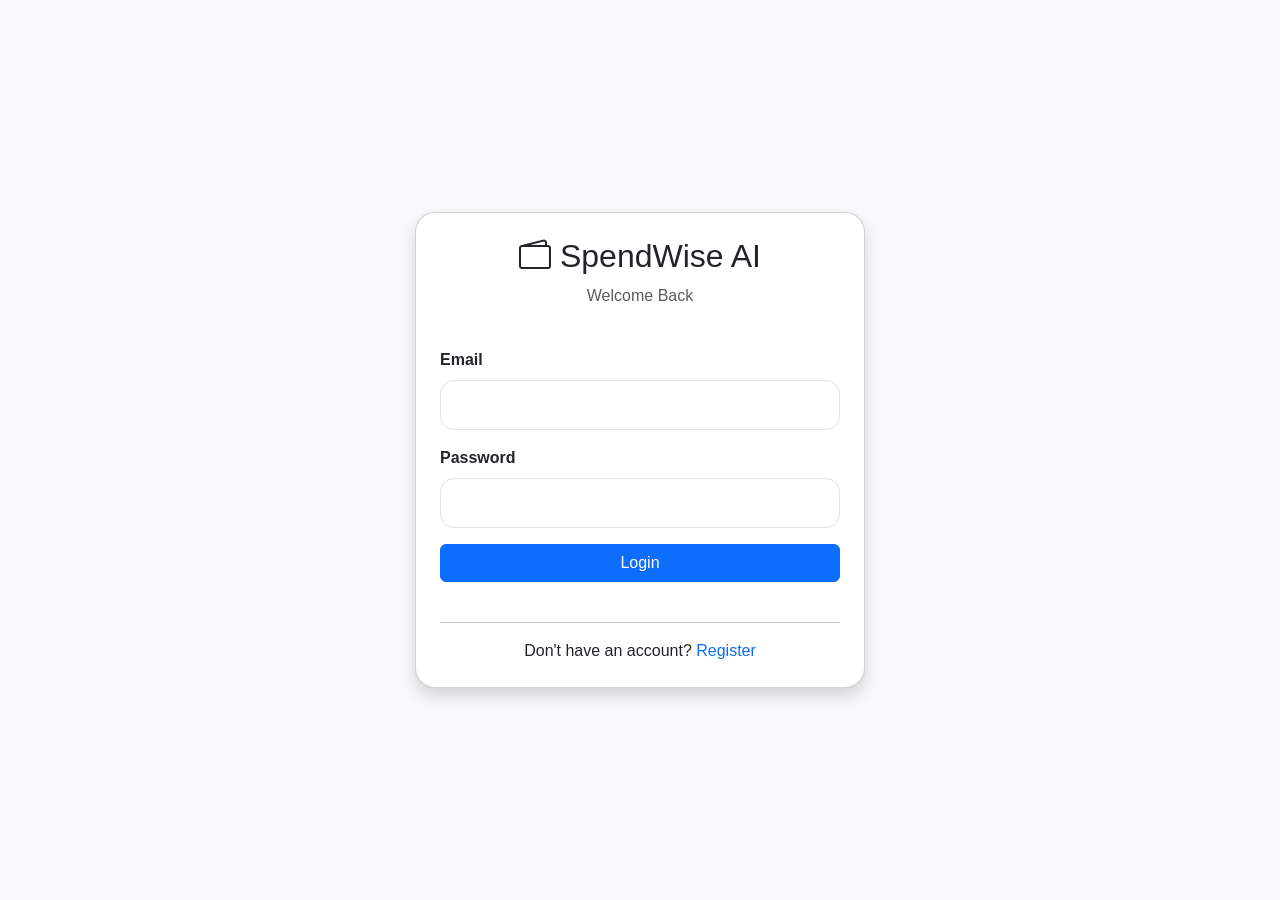
<file: frontend/index.html>
<!doctype html>
<html lang="en">
  <head>
    <meta charset="UTF-8" />
    <meta name="viewport" content="width=device-width, initial-scale=1.0" />

    <title>SpendWise AI</title>

    <!-- Bootstrap -->
    <link
      href="https://cdn.jsdelivr.net/npm/bootstrap@5.3.3/dist/css/bootstrap.min.css"
      rel="stylesheet"
    />

    <!-- Bootstrap Icons -->
    <link
      href="https://cdn.jsdelivr.net/npm/bootstrap-icons@1.11.3/font/bootstrap-icons.css"
      rel="stylesheet"
    />

    <!-- Google Font -->
    <link
      href="https://fonts.googleapis.com/css2?family=Inter:wght@300;400;500;600;700&display=swap"
      rel="stylesheet"
    />

    <link rel="stylesheet" href="css/style.css" />
  </head>

  <body>
    
    <div class="d-flex">
      <!-- Sidebar -->

      <aside class="sidebar">
        <div>
          <h3 class="logo">
            <i class="bi bi-wallet2"></i>
            SpendWise AI
          </h3>

          <nav class="nav flex-column mt-5">
            <a href="index.html" class="nav-link active">
              <i class="bi bi-house-door-fill"></i>
              Dashboard
            </a>

            <a href="analysis.html" class="nav-link">
              <i class="bi bi-bar-chart-line-fill"></i>
              Analysis
            </a>

            <a href="history.html" class="nav-link">
              <i class="bi bi-clock-history"></i>
              History
            </a>

            <a href="workflow.html" class="nav-link">
              <i class="bi bi-diagram-3-fill"></i>
              Workflow
            </a>
          </nav>
        </div>

        <div class="sidebar-footer">
          <p>AI Financial Orchestration</p>
          <p id="userLabel" class="user-email"></p>
          <a href="#" id="logoutBtn" class="nav-link logout-link" onclick="auth.logout()">
            <i class="bi bi-box-arrow-right"></i>
            Sign Out
          </a>
          <small>Version 1.0</small>
        </div>
      </aside>

      <!-- Main -->

      <main class="main-content">
        <!-- Navbar -->

        <div class="topbar">
          <h4>Dashboard</h4>

          <div class="d-flex align-items-center gap-4">
            <i class="bi bi-bell fs-4"></i>

            <div class="profile-circle">A</div>
          </div>
        </div>

        <!-- Hero -->

        <section class="hero">
          <h1>Personal finance insights, made simple</h1>

          <p>
            Create your profile, analyze your transactions, and get tailored advice
            for budgeting, savings, and smarter money decisions.
          </p>

          <a href="analysis.html" class="btn btn-primary btn-lg">
            Start with your profile
          </a>
        </section>

        <!-- ================= System Status ================= -->

        <section class="mt-5">
          <div class="d-flex justify-content-between align-items-center mb-4">
            <h3 class="section-title">AI System Status</h3>

            <span id="systemBadge" class="badge bg-success fs-6 px-3 py-2">
              ● System Online
            </span>
          </div>

          <div class="row g-4">
            <div class="col-lg-3 col-md-6">
              <div class="status-card">
                <div class="status-icon bg-primary-subtle">
                  <i class="bi bi-lightning-charge-fill"></i>
                </div>

                <div>
                  <h6>FastAPI</h6>

                  <p id="fastapiStatus" class="status-online">Checking…</p>
                </div>
              </div>
            </div>

            <div class="col-lg-3 col-md-6">
              <div class="status-card">
                <div class="status-icon bg-warning-subtle">
                  <i class="bi bi-diagram-3-fill"></i>
                </div>

                <div>
                  <h6>LangGraph</h6>

                  <p id="langgraphStatus" class="status-online">Checking…</p>
                </div>
              </div>
            </div>

            <div class="col-lg-3 col-md-6">
              <div class="status-card">
                <div class="status-icon bg-success-subtle">
                  <i class="bi bi-database-fill"></i>
                </div>

                <div>
                  <h6>MongoDB</h6>

                  <p id="mongoStatus" class="status-online">Checking…</p>
                </div>
              </div>
            </div>

            <div class="col-lg-3 col-md-6">
              <div class="status-card">
                <div class="status-icon bg-info-subtle">
                  <i class="bi bi-robot"></i>
                </div>

                <div>
                  <h6>Groq LLM</h6>

                  <p id="llmStatus" class="status-online">Checking…</p>
                </div>
              </div>
            </div>
          </div>
        </section>

        <!-- Technology Stack -->

        <section class="mt-5">
          <h3 class="section-title">How it works</h3>

          <div class="row g-4 mt-2">
            <div class="col-md-4">
              <div class="tech-card">
                <i class="bi bi-person-fill"></i>

                <h5>1. Save your profile</h5>

                <p>Tell us your income, goals, and risk appetite.</p>
              </div>
            </div>

            <div class="col-md-4">
              <div class="tech-card">
                <i class="bi bi-file-earmark-text-fill"></i>

                <h5>2. Analyze transactions</h5>

                <p>Paste your bank or expense details to get structured insights.</p>
              </div>
            </div>

            <div class="col-md-4">
              <div class="tech-card">
                <i class="bi bi-stars"></i>

                <h5>3. Get personalized advice</h5>

                <p>Receive clear recommendations based on your own data.</p>
              </div>
            </div>
          </div>
        </section>

        

       <!-- ===========================
AI ORCHESTRATION PIPELINE
=========================== -->

<section class="mt-5">

    <h3 class="section-title">
        AI Orchestration Pipeline
    </h3>

    <p class="text-muted mb-4">
        Execution flow of the LangGraph multi-agent financial orchestration engine.
    </p>

    <div class="pipeline">

        <div class="pipeline-card">
            <i class="bi bi-chat-dots-fill"></i>
            <h6>User Input</h6>
            <span>Natural Language</span>
        </div>

        <div class="pipeline-arrow">→</div>

        <div class="pipeline-card">
            <i class="bi bi-file-earmark-text-fill"></i>
            <h6>Parser</h6>
            <span>Groq LLM</span>
        </div>

        <div class="pipeline-arrow">→</div>

        <div class="pipeline-card">
            <i class="bi bi-bar-chart-fill"></i>
            <h6>Breakdown</h6>
            <span>Analytics</span>
        </div>

        <div class="pipeline-arrow">→</div>

        <div class="parallel-group">

            <div class="mini-card">
                <i class="bi bi-person-fill"></i>
                <small>Profile</small>
                <span>MongoDB</span>
            </div>

            <div class="mini-card">
                <i class="bi bi-clock-history"></i>
                <small>History</small>
                <span>MongoDB</span>
            </div>

            <div class="mini-card">
                <i class="bi bi-book-fill"></i>
                <small>RAG</small>
                <span>ChromaDB</span>
            </div>

        </div>

        <div class="pipeline-arrow">→</div>

        <div class="pipeline-card">
            <i class="bi bi-wallet2"></i>
            <h6>Allocation</h6>
            <span>Rule Engine</span>
        </div>

        <div class="pipeline-arrow">→</div>

        <div class="pipeline-card highlight">
            <i class="bi bi-stars"></i>
            <h6>AI Advisor</h6>
            <span>Groq LLM</span>
        </div>

    </div>

</section>
      </main>
    </div>

    <script src="https://cdn.jsdelivr.net/npm/bootstrap@5.3.3/dist/js/bootstrap.bundle.min.js"></script>
    <script src="js/config.js"></script>
    <script src="js/auth.js"></script>
    <script src="js/dashboard.js"></script>

<script>
    auth.requireLogin();
</script>
  </body>
</html>
</file>
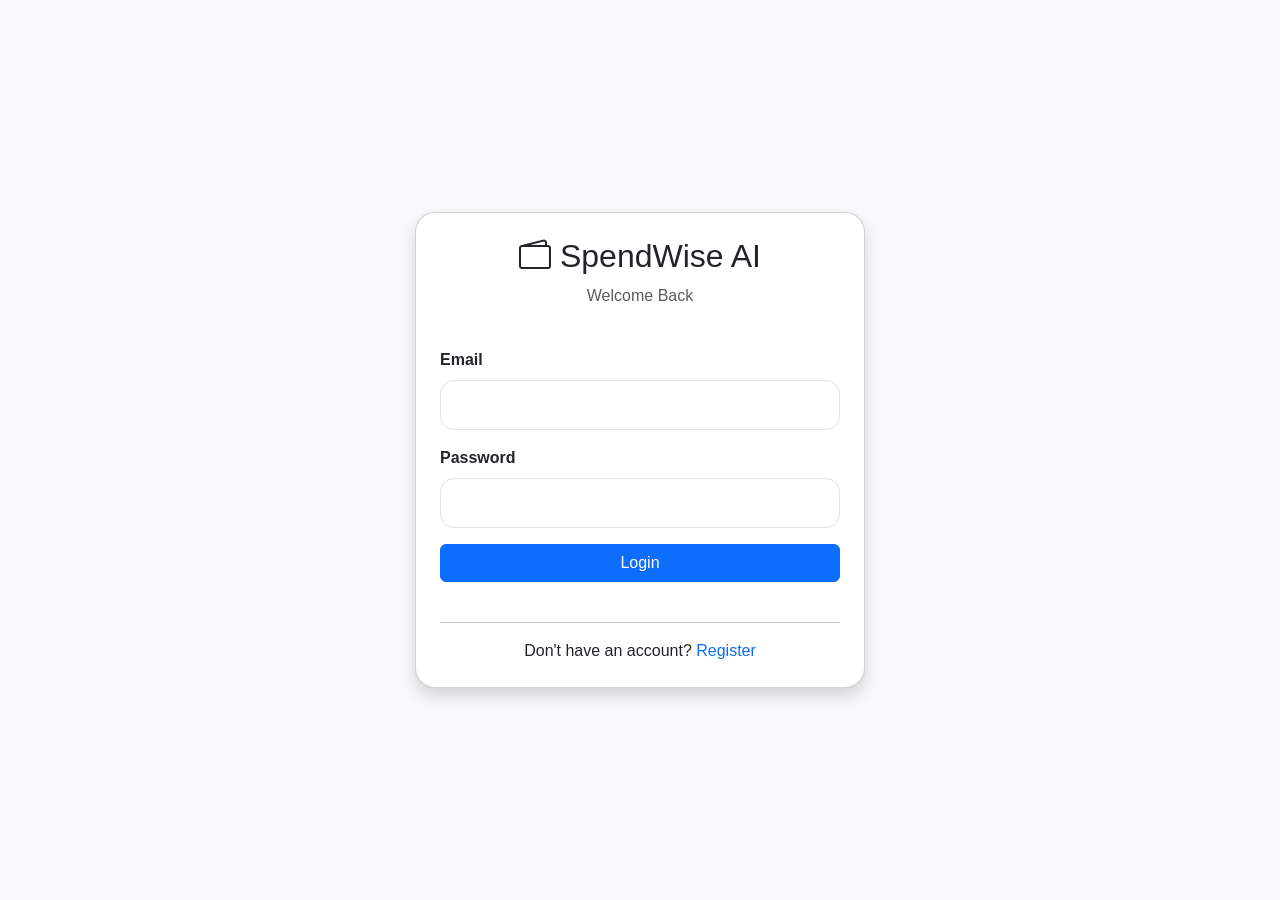
<file: frontend/login.html>
<!DOCTYPE html>
<html lang="en">

<head>
    <meta charset="UTF-8">
    <meta name="viewport" content="width=device-width, initial-scale=1.0">
    <title>SpendWise AI | Login</title>

    <link href="https://cdn.jsdelivr.net/npm/bootstrap@5.3.3/dist/css/bootstrap.min.css" rel="stylesheet">
    <link href="https://cdn.jsdelivr.net/npm/bootstrap-icons@1.11.3/font/bootstrap-icons.css" rel="stylesheet">
    <link rel="stylesheet" href="css/style.css">
</head>

<body class="bg-light">

<div class="container vh-100 d-flex justify-content-center align-items-center">

    <div class="card shadow p-4" style="max-width:450px;width:100%;">

        <div class="text-center mb-4">

            <h2>
                <i class="bi bi-wallet2"></i>
                SpendWise AI
            </h2>

            <p class="text-muted">
                Welcome Back
            </p>

        </div>

        <form id="loginForm">

            <div class="mb-3">

                <label class="form-label">
                    Email
                </label>

                <input
                    id="email"
                    type="email"
                    class="form-control"
                    required>

            </div>

            <div class="mb-3">

                <label class="form-label">
                    Password
                </label>

                <input
                    id="password"
                    type="password"
                    class="form-control"
                    required>

            </div>

            <button class="btn btn-primary w-100" type="submit">
                Login
            </button>
            <div class="text-end mt-2">

</div>

        </form>

        <div id="message" class="mt-3 text-center"></div>

        <hr>

        <div class="text-center">

            Don't have an account?

            <a href="register.html">
                Register
            </a>

        </div>

    </div>

</div>
<script src="js/config.js"></script>
<script src="js/auth.js"></script>
<script src="js/login.js"></script>

</body>

</html>
</file>
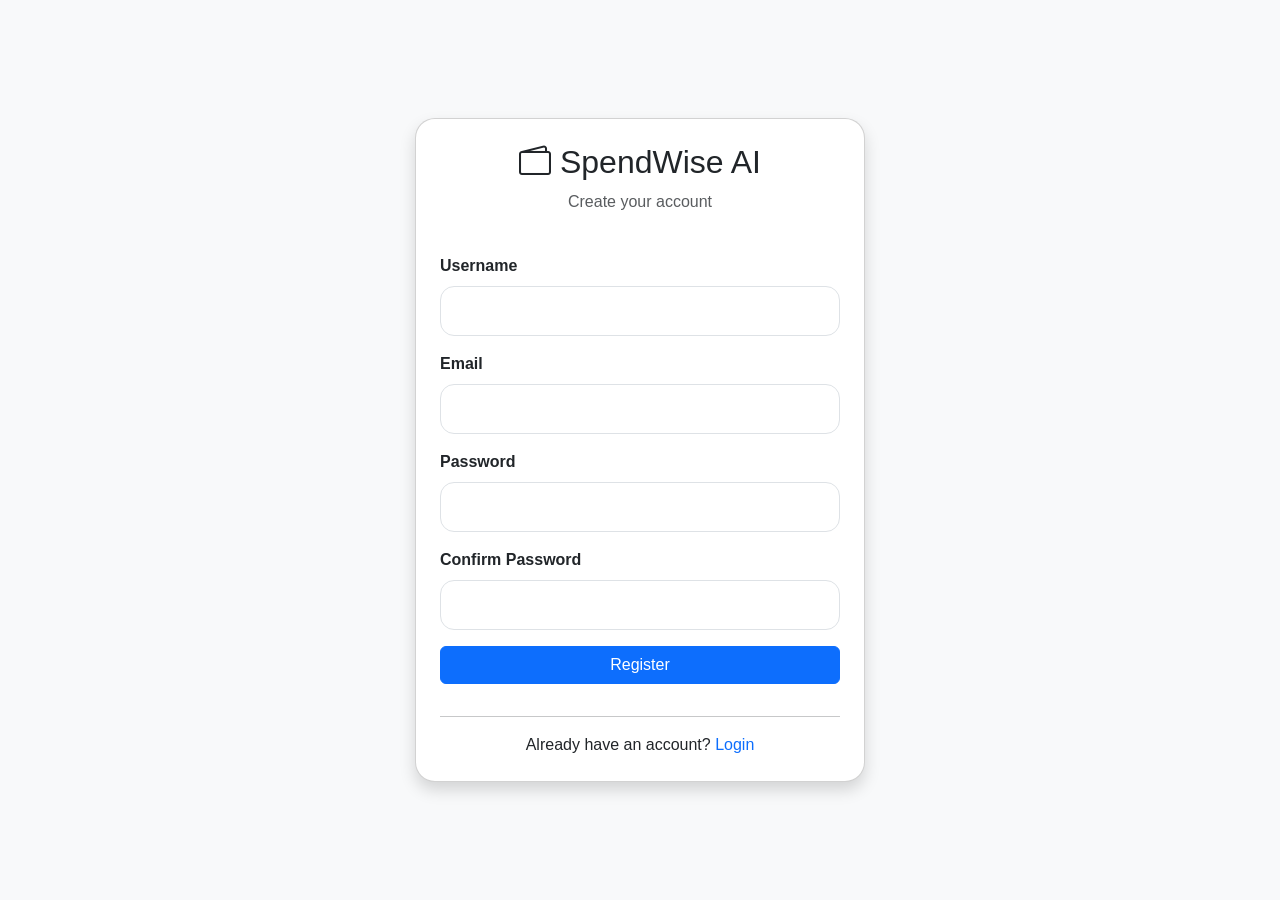
<file: frontend/register.html>
<!DOCTYPE html>
<html lang="en">

<head>
    <meta charset="UTF-8">
    <meta name="viewport" content="width=device-width, initial-scale=1.0">
    <title>SpendWise AI | Register</title>

    <link href="https://cdn.jsdelivr.net/npm/bootstrap@5.3.3/dist/css/bootstrap.min.css" rel="stylesheet">
    <link href="https://cdn.jsdelivr.net/npm/bootstrap-icons@1.11.3/font/bootstrap-icons.css" rel="stylesheet">
    <link rel="stylesheet" href="css/style.css">
</head>

<body class="bg-light">

<div class="container vh-100 d-flex justify-content-center align-items-center">

    <div class="card shadow p-4" style="max-width:450px;width:100%;">

        <div class="text-center mb-4">
            <h2>
                <i class="bi bi-wallet2"></i>
                SpendWise AI
            </h2>

            <p class="text-muted">
                Create your account
            </p>
        </div>

        <form id="registerForm">

            <div class="mb-3">
                <label class="form-label">Username</label>
                <input
                    id="username"
                    class="form-control"
                    type="text"
                    required>
            </div>

            <div class="mb-3">
                <label class="form-label">Email</label>
                <input
                    id="email"
                    class="form-control"
                    type="email"
                    required>
            </div>

            <div class="mb-3">
                <label class="form-label">Password</label>
                <input
                    id="password"
                    class="form-control"
                    type="password"
                    required>
            </div>

            <div class="mb-3">
                <label class="form-label">Confirm Password</label>
                <input
                    id="confirmPassword"
                    class="form-control"
                    type="password"
                    required>
            </div>

            <button class="btn btn-primary w-100" type="submit">
                Register
            </button>

        </form>

        <div id="message" class="mt-3 text-center"></div>

        <hr>

        <div class="text-center">

            Already have an account?

            <a href="login.html">
                Login
            </a>

        </div>

    </div>

</div>
<script src="js/config.js"></script>
<script src="js/register.js"></script>

</body>

</html>
</file>
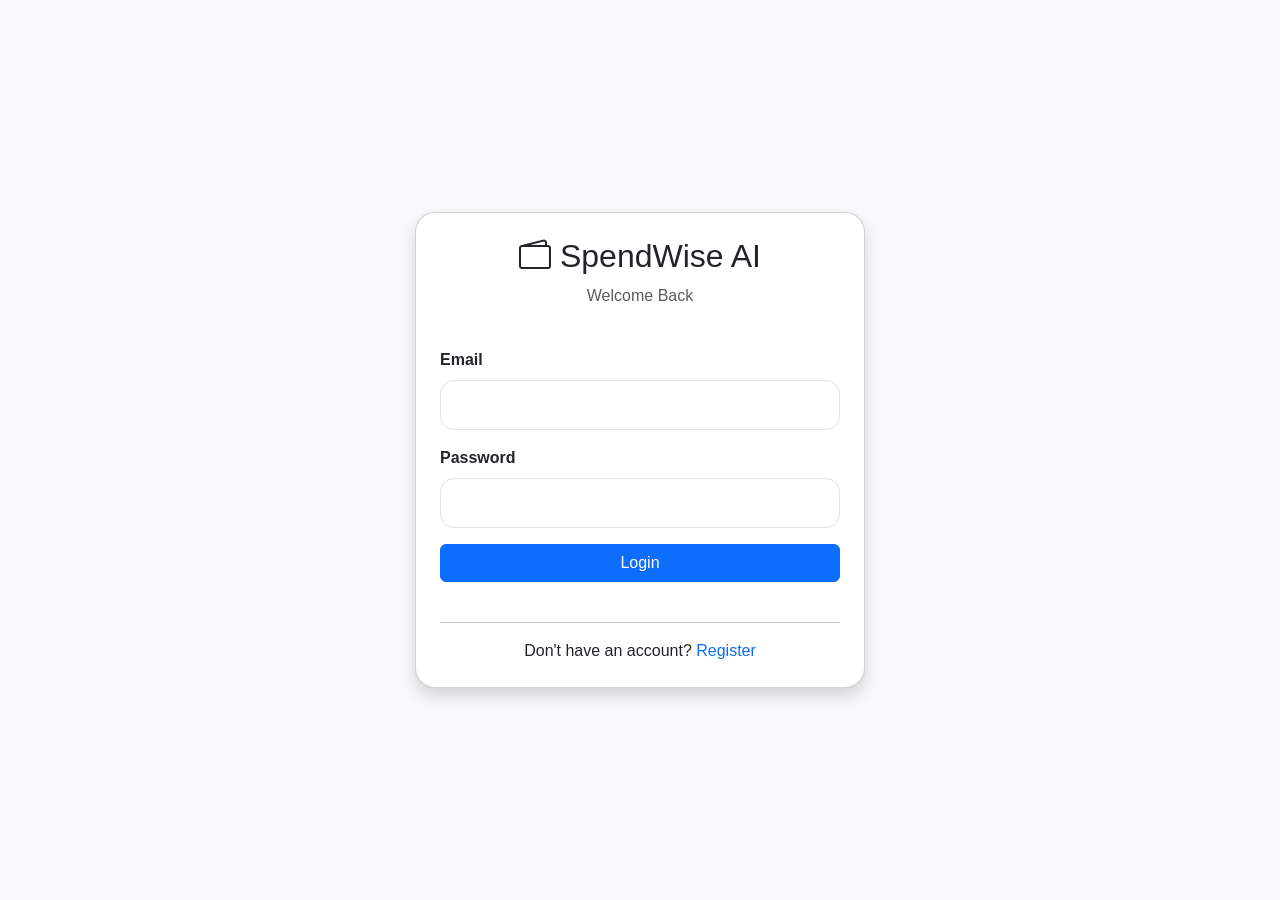
<file: frontend/workflow.html>
<!doctype html>
<html lang="en">
  <head>
    <meta charset="UTF-8" />
    <meta name="viewport" content="width=device-width, initial-scale=1.0" />
    <title>SpendWise AI | Workflow</title>

    <link
      href="https://cdn.jsdelivr.net/npm/bootstrap@5.3.3/dist/css/bootstrap.min.css"
      rel="stylesheet"
    />
    <link
      href="https://cdn.jsdelivr.net/npm/bootstrap-icons@1.11.3/font/bootstrap-icons.css"
      rel="stylesheet"
    />
    <link
      href="https://fonts.googleapis.com/css2?family=Inter:wght@300;400;500;600;700&display=swap"
      rel="stylesheet"
    />
    <link rel="stylesheet" href="css/style.css" />
  </head>

  <body>
    
    <div class="d-flex">
      <aside class="sidebar">
        <div>
          <h3 class="logo">
            <i class="bi bi-wallet2"></i>
            SpendWise AI
          </h3>

          <nav class="nav flex-column mt-5">
            <a href="index.html" class="nav-link">
              <i class="bi bi-house-door-fill"></i>
              Dashboard
            </a>
            <a href="analysis.html" class="nav-link">
              <i class="bi bi-bar-chart-line-fill"></i>
              Analysis
            </a>
            <a href="history.html" class="nav-link">
              <i class="bi bi-clock-history"></i>
              History
            </a>
            <a href="workflow.html" class="nav-link active">
              <i class="bi bi-diagram-3-fill"></i>
              Workflow
            </a>
          </nav>
        </div>

        <div class="sidebar-footer">
          <p>AI Financial Orchestration</p>
          <small>Version 1.0</small>
        </div>
      </aside>

      <main class="main-content">
        <div class="topbar">
          <div>
            <h4>LangGraph Workflow</h4>
            <small class="text-muted">
              Multi-agent orchestration pipeline for financial analysis.
            </small>
          </div>
          <div class="profile-circle">W</div>
        </div>

        <section>
          <h3 class="section-title">Agent Pipeline</h3>
          <p class="text-muted mb-4">
            Click any step to understand how your data flows through the system.
          </p>

          <div class="pipeline workflow-pipeline">
            <div class="pipeline-card workflow-step active" data-step="input">
              <i class="bi bi-chat-dots-fill"></i>
              <h6>User Input</h6>
              <span>Natural Language</span>
            </div>

            <div class="pipeline-arrow">→</div>

            <div class="pipeline-card workflow-step" data-step="parse">
              <i class="bi bi-file-earmark-text-fill"></i>
              <h6>Parser Agent</h6>
              <span>Groq LLM</span>
            </div>

            <div class="pipeline-arrow">→</div>

            <div class="pipeline-card workflow-step" data-step="breakdown">
              <i class="bi bi-bar-chart-fill"></i>
              <h6>Breakdown</h6>
              <span>Analytics</span>
            </div>

            <div class="pipeline-arrow">→</div>

            <div class="parallel-group">
              <div class="mini-card workflow-step" data-step="profile">
                <i class="bi bi-person-fill"></i>
                <small>Profile</small>
                <span>MongoDB</span>
              </div>
              <div class="mini-card workflow-step" data-step="history">
                <i class="bi bi-clock-history"></i>
                <small>History</small>
                <span>MongoDB</span>
              </div>
              <div class="mini-card workflow-step" data-step="rag">
                <i class="bi bi-book-fill"></i>
                <small>RAG</small>
                <span>ChromaDB</span>
              </div>
            </div>

            <div class="pipeline-arrow">→</div>

            <div class="pipeline-card workflow-step" data-step="join">
              <i class="bi bi-intersect"></i>
              <h6>Join Node</h6>
              <span>State Merge</span>
            </div>

            <div class="pipeline-arrow">→</div>

            <div class="pipeline-card workflow-step" data-step="allocation">
              <i class="bi bi-wallet2"></i>
              <h6>Allocation</h6>
              <span>Rule Engine</span>
            </div>

            <div class="pipeline-arrow">→</div>

            <div class="pipeline-card highlight workflow-step" data-step="advisor">
              <i class="bi bi-stars"></i>
              <h6>AI Advisor</h6>
              <span>Groq LLM</span>
            </div>
          </div>
        </section>

        <section class="mt-5">
          <div class="card shadow-sm border-0">
            <div class="card-body p-4">
              <div class="d-flex align-items-center gap-3 mb-3">
                <div class="step-badge" id="stepBadge">1</div>
                <h4 class="fw-bold mb-0" id="stepTitle">User Input</h4>
              </div>
              <p id="stepDescription" class="text-muted mb-4">
                The user pastes raw transaction text — bank statements, SMS alerts, or expense
                summaries — into the Analysis page.
              </p>

              <div class="row g-3">
                <div class="col-md-4">
                  <div class="info-tile">
                    <i class="bi bi-cpu"></i>
                    <div>
                      <small>Technology</small>
                      <strong id="stepTech">Natural Language</strong>
                    </div>
                  </div>
                </div>
                <div class="col-md-4">
                  <div class="info-tile">
                    <i class="bi bi-arrow-down-circle"></i>
                    <div>
                      <small>Input</small>
                      <strong id="stepInput">Raw text</strong>
                    </div>
                  </div>
                </div>
                <div class="col-md-4">
                  <div class="info-tile">
                    <i class="bi bi-arrow-up-circle"></i>
                    <div>
                      <small>Output</small>
                      <strong id="stepOutput">text field</strong>
                    </div>
                  </div>
                </div>
              </div>
            </div>
          </div>
        </section>

        <section class="mt-5">
          <h3 class="section-title">Execution Flow</h3>
          <div class="row g-4 mt-2">
            <div class="col-md-6">
              <div class="flow-card">
                <span class="flow-number">1</span>
                <div>
                  <h6>Sequential Parse → Breakdown</h6>
                  <p>Transactions are extracted by the Groq LLM, then categorized into a spending breakdown.</p>
                </div>
              </div>
            </div>
            <div class="col-md-6">
              <div class="flow-card">
                <span class="flow-number">2</span>
                <div>
                  <h6>Parallel Context Gathering</h6>
                  <p>Profile, history, and RAG knowledge are fetched simultaneously from MongoDB and ChromaDB.</p>
                </div>
              </div>
            </div>
            <div class="col-md-6">
              <div class="flow-card">
                <span class="flow-number">3</span>
                <div>
                  <h6>State Join</h6>
                  <p>All parallel branches merge into a unified state before allocation runs.</p>
                </div>
              </div>
            </div>
            <div class="col-md-6">
              <div class="flow-card">
                <span class="flow-number">4</span>
                <div>
                  <h6>Allocation → Advisor</h6>
                  <p>Rule-based asset allocation feeds into the LLM advisor for personalized advice.</p>
                </div>
              </div>
            </div>
          </div>
        </section>

        <section class="mt-5 text-center">
          <a href="analysis.html" class="btn btn-primary btn-lg">
            <i class="bi bi-play-fill me-2"></i>
            Run the Pipeline
          </a>
        </section>
      </main>
    </div>

    <script src="https://cdn.jsdelivr.net/npm/bootstrap@5.3.3/dist/js/bootstrap.bundle.min.js"></script>
    <script src="js/config.js"></script>
    <script src="js/auth.js"></script>
    <script src="js/workflow.js"></script>

<script>
    auth.requireLogin();
</script>
  </body>
</html>
</file>
<file: frontend/css/style.css>
/* -----------------------------
   GLOBAL
------------------------------ */

*{
    margin:0;
    padding:0;
    box-sizing:border-box;
    font-family:'Inter',sans-serif;
}

body{

    background:#f5f7fb;
    color:#1e293b;

}

a{
    text-decoration:none;
}

/* -----------------------------
   SIDEBAR
------------------------------ */

.sidebar{

    width:270px;
    height:100vh;

    background:linear-gradient(180deg,#4F46E5,#312E81);

    color:white;

    position:fixed;

    left:0;
    top:0;

    display:flex;
    flex-direction:column;
    justify-content:space-between;

    padding:35px 25px;

}

.logo{

    font-weight:700;
    font-size:26px;

}

.logo i{

    margin-right:10px;

}

/* Navigation */

.nav-link{

    color:white;

    font-size:17px;

    padding:14px 18px;

    margin-bottom:12px;

    border-radius:14px;

    transition:.3s;

}

.nav-link:hover{

    background:rgba(255,255,255,.15);

    color:white;

}

.active{

    background:white !important;

    color:#4F46E5 !important;

    font-weight:600;

}

.sidebar-footer{

    opacity:.85;

    font-size:14px;

}

/* -----------------------------
   MAIN
------------------------------ */

.main-content{

    margin-left:270px;

    width:calc(100% - 270px);

    padding:35px;

}

/* -----------------------------
   NAVBAR
------------------------------ */

.topbar{

    display:flex;

    justify-content:space-between;

    align-items:center;

    margin-bottom:35px;

}

.topbar h4{

    font-weight:700;

}

.profile-circle{

    width:45px;

    height:45px;

    background:#4F46E5;

    color:white;

    border-radius:50%;

    display:flex;

    justify-content:center;

    align-items:center;

    font-weight:600;

}

/* -----------------------------
   HERO
------------------------------ */

.hero{

    background:linear-gradient(135deg,#4F46E5,#6366F1);

    color:white;

    padding:60px;

    border-radius:28px;

    box-shadow:0 20px 40px rgba(79,70,229,.25);

}

.hero h1{

    font-size:48px;

    font-weight:700;

    margin-bottom:20px;

}

.hero p{

    font-size:19px;

    max-width:700px;

    opacity:.95;

    line-height:1.7;

}

.hero .btn{

    margin-top:30px;

    border-radius:15px;

    padding:15px 35px;

    font-weight:600;

    background:white;

    color:#4F46E5;

    border:none;

}

.hero .btn:hover{

    background:#eef2ff;

}

/* -----------------------------
   SECTION TITLE
------------------------------ */

.section-title{

    font-size:28px;

    font-weight:700;

}

/* -----------------------------
   TECH CARDS
------------------------------ */

.tech-card{

    background:white;

    border-radius:22px;

    padding:30px;

    box-shadow:0 10px 25px rgba(0,0,0,.06);

    transition:.35s;

    height:100%;

}

.tech-card:hover{

    transform:translateY(-8px);

    box-shadow:0 18px 40px rgba(79,70,229,.18);

}

.tech-card i{

    font-size:42px;

    color:#4F46E5;

    margin-bottom:20px;

}

.tech-card h5{

    font-weight:700;

}

.tech-card p{

    color:#64748b;

    line-height:1.7;

}

/* -----------------------------
   RESPONSIVE
------------------------------ */

@media(max-width:992px){

.sidebar{

    width:100%;

    height:auto;

    position:relative;

}

.main-content{

    margin-left:0;

    width:100%;

}

.hero{

    padding:35px;

}

.hero h1{

    font-size:34px;

}

}


/* =====================================
   SYSTEM STATUS
===================================== */

.status-card{

    background:white;

    border-radius:20px;

    padding:22px;

    display:flex;

    align-items:center;

    gap:18px;

    box-shadow:0 8px 20px rgba(0,0,0,.06);

    transition:.3s;

}

.status-card:hover{

    transform:translateY(-6px);

    box-shadow:0 18px 40px rgba(79,70,229,.15);

}

.status-icon{

    width:65px;

    height:65px;

    border-radius:18px;

    display:flex;

    justify-content:center;

    align-items:center;

    font-size:28px;

}

.status-card h6{

    margin-bottom:5px;

    font-weight:700;

}

.status-online{

    margin:0;

    color:#16a34a;

    font-weight:600;

}

/* =====================================
AI ORCHESTRATION PIPELINE
===================================== */

.pipeline{

display:flex;

align-items:center;

gap:18px;

overflow-x:auto;

padding:15px 0;

}

.pipeline::-webkit-scrollbar{

height:8px;

}

.pipeline::-webkit-scrollbar-thumb{

background:#cbd5e1;

border-radius:20px;

}

.pipeline-card{

min-width:170px;

background:#fff;

border-radius:20px;

padding:22px;

text-align:center;

box-shadow:0 10px 25px rgba(0,0,0,.07);

transition:.3s;

}

.pipeline-card:hover{

transform:translateY(-8px);

box-shadow:0 18px 40px rgba(79,70,229,.15);

}

.pipeline-card i{

font-size:34px;

color:#4F46E5;

margin-bottom:10px;

}

.pipeline-card h6{

font-weight:700;

margin-bottom:6px;

}

.pipeline-card span{

font-size:13px;

color:#64748b;

}

.pipeline-arrow{

font-size:30px;

font-weight:bold;

color:#6366F1;

flex-shrink:0;

}

.parallel-group{

display:flex;

gap:12px;

flex-shrink:0;

}

.mini-card{

width:110px;

background:#fff;

border-radius:18px;

padding:16px;

text-align:center;

box-shadow:0 8px 20px rgba(0,0,0,.06);

transition:.3s;

}

.mini-card:hover{

transform:translateY(-6px);

}

.mini-card i{

font-size:24px;

color:#4F46E5;

margin-bottom:8px;

}

.mini-card small{

display:block;

font-weight:700;

margin-bottom:4px;

}

.mini-card span{

font-size:12px;

color:#64748b;

}

.highlight{

background:linear-gradient(135deg,#4F46E5,#6366F1);

color:white;

}

.highlight i{

color:white;

}

.highlight span{

color:#E5E7EB;

}

.form-control,
.form-select{

    border-radius:14px;

    padding:12px;

}

.card{

    border-radius:20px;

}

.form-label{

    font-weight:600;

}

/* =====================================
   ANALYSIS RESULTS
===================================== */

.result-content{
    max-height:320px;
    overflow-y:auto;
}

.breakdown-row{
    margin-bottom:14px;
}

.breakdown-row:last-child{
    margin-bottom:0;
}

.progress-bar{
    background:#4F46E5;
}

.advice-card{
    border-width:2px !important;
}

.advice-text{
    white-space:pre-wrap;
    line-height:1.8;
    font-size:15px;
    color:#334155;
}

.status-offline{
    margin:0;
    color:#dc2626;
    font-weight:600;
}

/* =====================================
   HISTORY PAGE
===================================== */

.stat-card{
    background:white;
    border-radius:20px;
    padding:24px;
    display:flex;
    align-items:center;
    gap:18px;
    box-shadow:0 8px 20px rgba(0,0,0,.06);
}

.stat-icon{
    width:60px;
    height:60px;
    border-radius:16px;
    display:flex;
    justify-content:center;
    align-items:center;
    font-size:26px;
}

.stat-label{
    margin:0;
    color:#64748b;
    font-size:14px;
}

.stat-card h3{
    margin:0;
    font-weight:700;
}

.color-dot{
    display:inline-block;
    width:10px;
    height:10px;
    border-radius:50%;
    margin-right:8px;
}

.empty-state{
    text-align:center;
    padding:80px 20px;
    background:white;
    border-radius:24px;
    box-shadow:0 8px 20px rgba(0,0,0,.06);
}

.empty-state i{
    font-size:64px;
    color:#cbd5e1;
    margin-bottom:20px;
}

/* =====================================
   WORKFLOW PAGE
===================================== */

.workflow-step{
    cursor:pointer;
}

.workflow-step.active{
    outline:3px solid #4F46E5;
    outline-offset:3px;
}

.step-badge{
    width:48px;
    height:48px;
    background:#4F46E5;
    color:white;
    border-radius:14px;
    display:flex;
    justify-content:center;
    align-items:center;
    font-weight:700;
    font-size:18px;
    flex-shrink:0;
}

.info-tile{
    background:#f8fafc;
    border-radius:16px;
    padding:18px;
    display:flex;
    align-items:center;
    gap:14px;
}

.info-tile i{
    font-size:24px;
    color:#4F46E5;
}

.info-tile small{
    display:block;
    color:#64748b;
    font-size:12px;
}

.info-tile strong{
    font-size:14px;
}

.flow-card{
    background:white;
    border-radius:20px;
    padding:24px;
    display:flex;
    gap:18px;
    box-shadow:0 8px 20px rgba(0,0,0,.06);
    height:100%;
}

.flow-number{
    width:40px;
    height:40px;
    background:#eef2ff;
    color:#4F46E5;
    border-radius:12px;
    display:flex;
    justify-content:center;
    align-items:center;
    font-weight:700;
    flex-shrink:0;
}

.flow-card h6{
    font-weight:700;
    margin-bottom:8px;
}

.flow-card p{
    color:#64748b;
    margin:0;
    line-height:1.6;
    font-size:14px;
}
</file>
